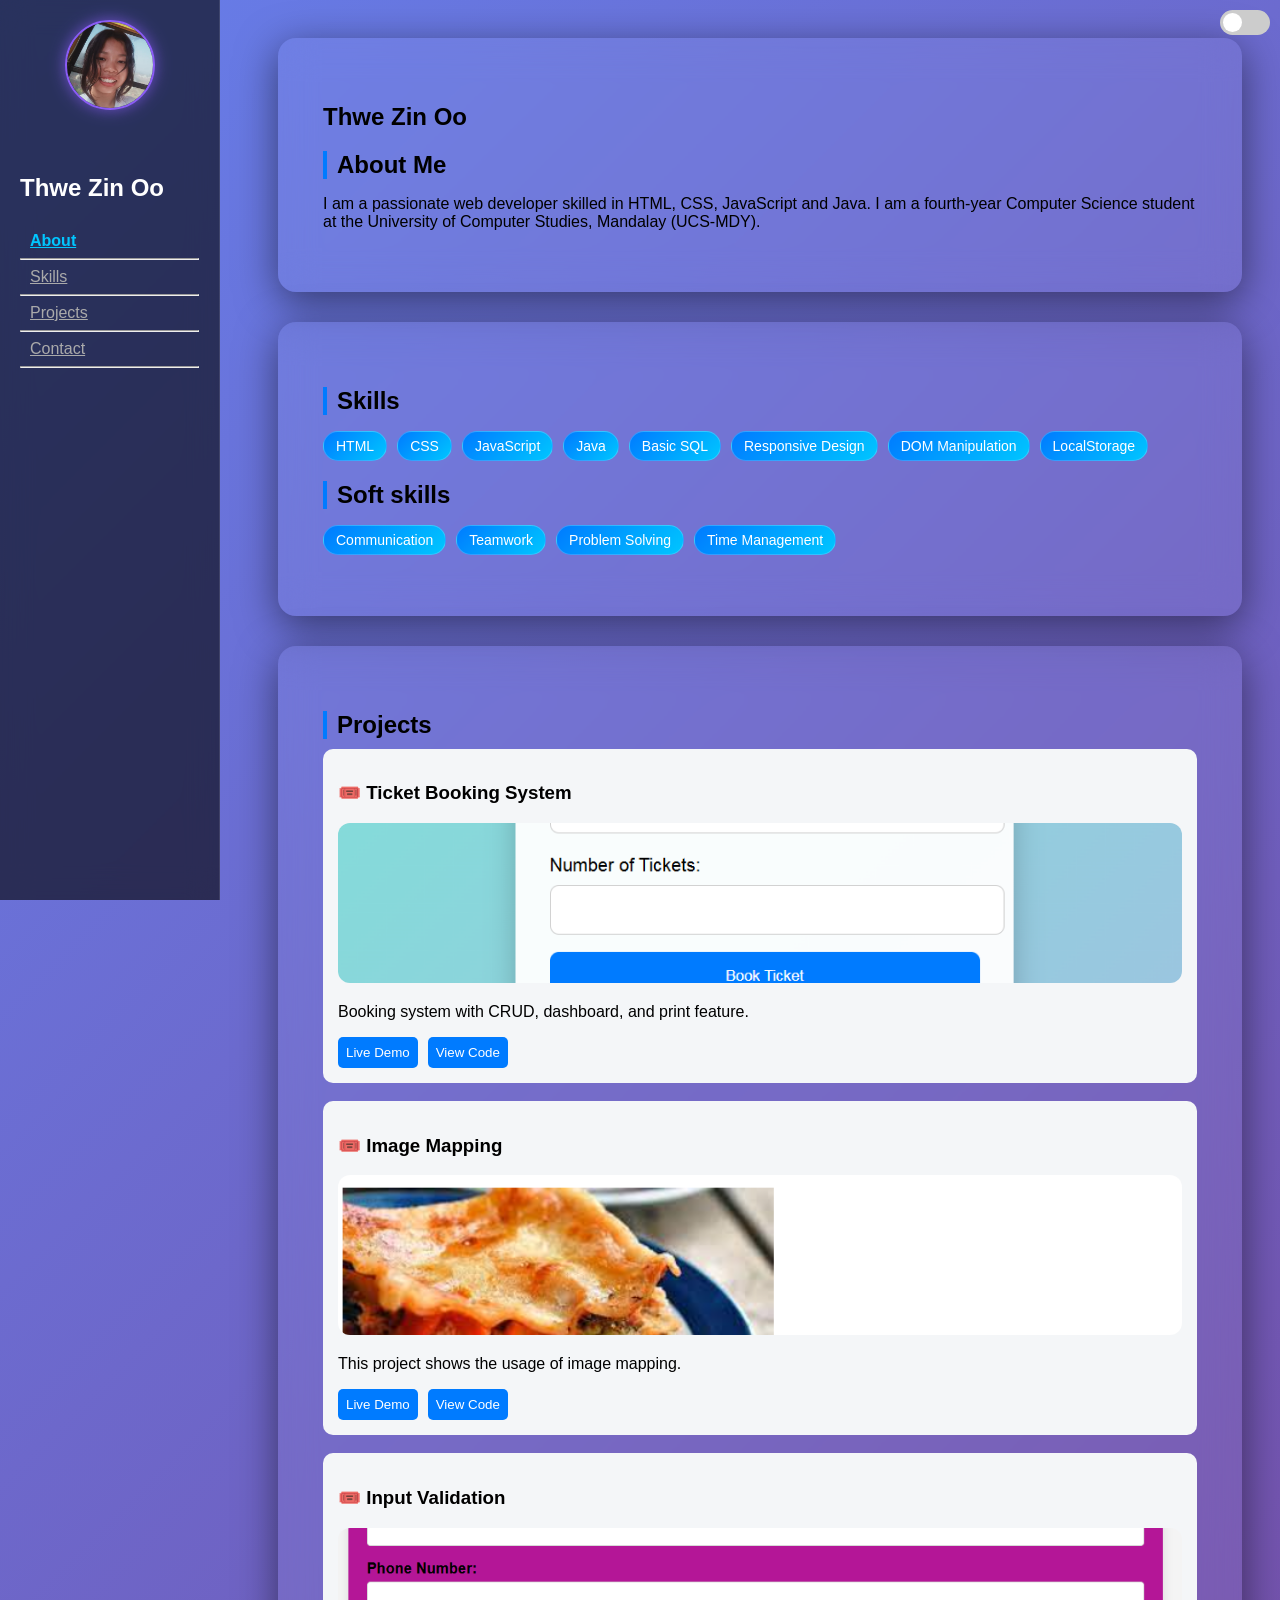
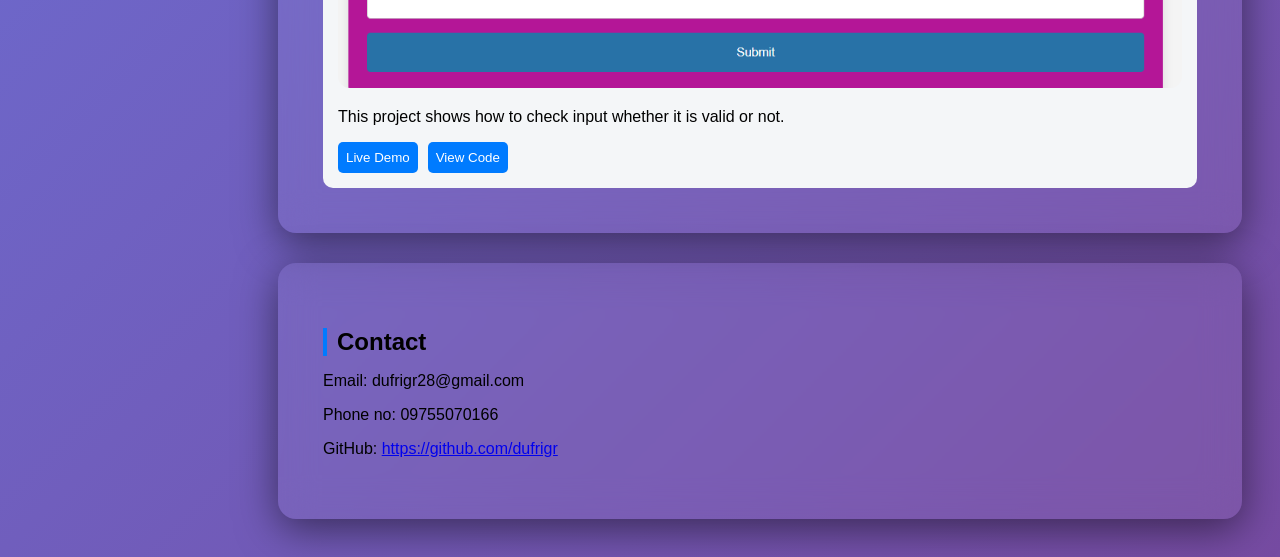
<file: index.html>
<!DOCTYPE html>
<html>
<head>
    <title>My Portfolio</title>
    <link rel="icon" type="image/x-icon" href="image.png">
    <link rel="stylesheet" href="style.css">
</head>
<body>
    <label class="switch">
    <input type="checkbox" id="themeToggle" onclick="toggleDarkMode()">
    <span class="slider"></span>
    </label>
    <button class="menu-toggle" onclick="toggleMenu()">☰</button>
    <div class="layout">
        <!-- Sidebar -->
        <div class="sidebar" id="sidebar">
            <div class="profile-sidebar">
                <img src="photo.jpg" alt="My Photo">
        
            </div>
            <h2>Thwe Zin Oo</h2>
            <a href="#about">About</a>
            <hr>
            <a href="#skills">Skills</a>
            <hr>
            <a href="#projects">Projects</a>
            <hr>
            <a href="#contact">Contact</a>
            <hr>
        </div>

    <!-- Main Content -->
    <div class="main">

        <section id="about">
            <h1>Thwe Zin Oo</h1>
            

            <h2>About Me</h2>
            <p>
                I am a passionate web developer skilled in HTML, CSS, JavaScript and Java.
                I am a fourth-year Computer Science student at the University of Computer Studies,
                 Mandalay (UCS-MDY). 
            </p>
        </section>

        <section id="skills">
            <h2>Skills</h2>
            <ul class="skills">
                <li>HTML</li>
                <li>CSS</li>
                <li>JavaScript</li>
                <li>Java</li>
                <li>Basic SQL</li>
                <li>Responsive Design</li>
                <li>DOM Manipulation</li>
                <li>LocalStorage</li>
            </ul>
            <h2>Soft skills</h2>
            <ul class="skills">
                <li>Communication</li>
                <li>Teamwork</li>
                <li>Problem Solving</li>
                <li>Time Management</li>
            </ul>
        </section>

        <section id="projects">
            <h2>Projects</h2>

            <div class="project-card">
                <h3>🎟️ Ticket Booking System</h3>
                <img src="project1.png" class="project-img">

                <p>Booking system with CRUD, dashboard, and print feature.</p>

                <div class="project-buttons">
                    <a href="https://dufrigr.github.io/ticket-booking-system/" target="_blank">
                        <button>Live Demo</button>
                    </a>

                    <a href="https://github.com/Dufrigr/ticket-booking-system" target="_blank">
                        <button class="secondary">View Code</button>
                    </a>
                </div>
            </div>
            <br>
            <div class="project-card">
                <h3>🎟️ Image Mapping</h3>
                <img src="project2.png" class="project-img">

                <p>This project shows the usage of image mapping.</p>

                <div class="project-buttons">
                    <a href="https://dufrigr.github.io/Image-Mapping/" target="_blank">
                        <button>Live Demo</button>
                    </a>

                    <a href="https://github.com/Dufrigr/Image-Mapping" target="_blank">
                        <button class="secondary">View Code</button>
                    </a>
                </div>
            </div>
            <br>
            <div class="project-card">
                <h3>🎟️ Input Validation</h3>
                <img src="project3.png" class="project-img">

                <p>This project shows how to check input whether it is valid or not.</p>

                <div class="project-buttons">
                    <a href="https://dufrigr.github.io/Input-validation/" target="_blank">
                        <button>Live Demo</button>
                    </a>

                    <a href="https://github.com/Dufrigr/Input-validation" target="_blank">
                        <button class="secondary">View Code</button>
                    </a>
                </div>
            </div>
        </section>

        <section id="contact">
            <h2>Contact</h2>
            <p>Email: dufrigr28@gmail.com</p>
            <p>Phone no: 09755070166</p>
            <p>GitHub: <a href="https://github.com/dufrigr">https://github.com/dufrigr</a></p>
        </section>

    </div>
</div>

<script src="script.js"></script>

</body>
</html>
</file>
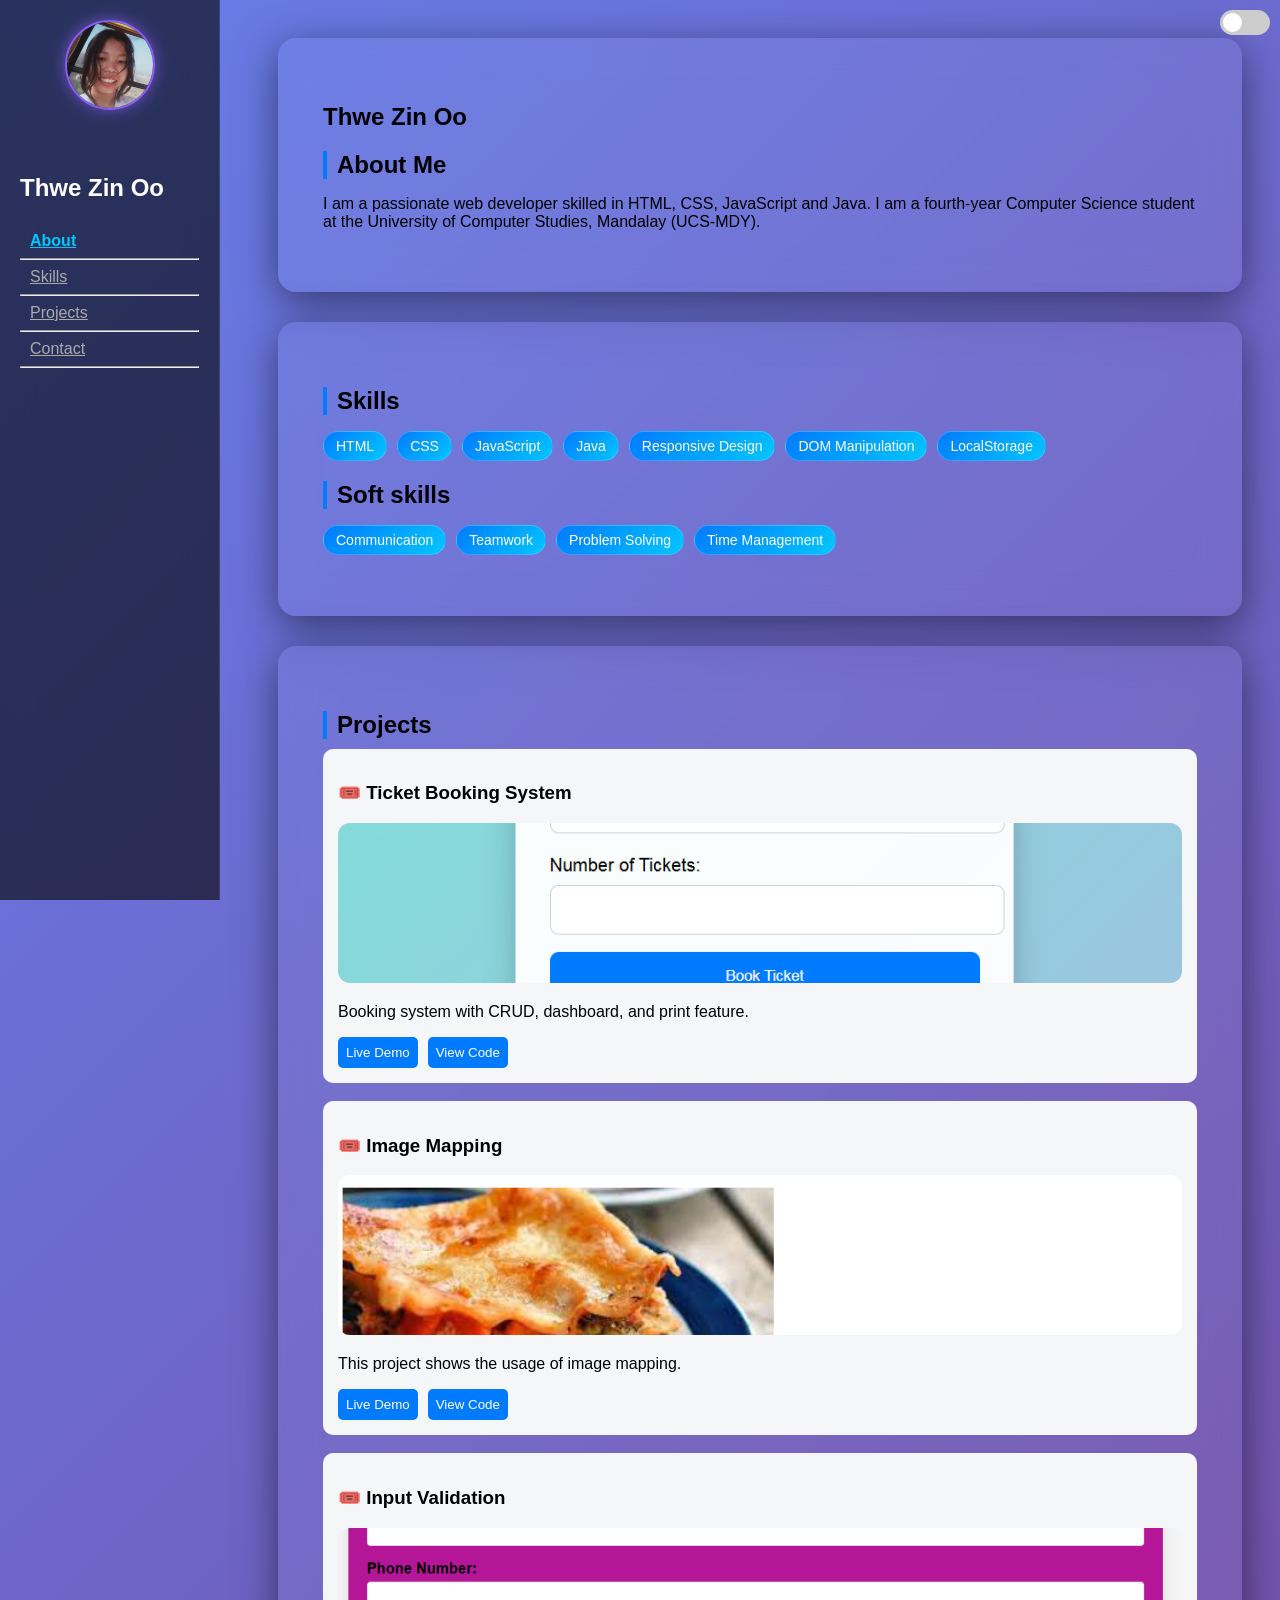
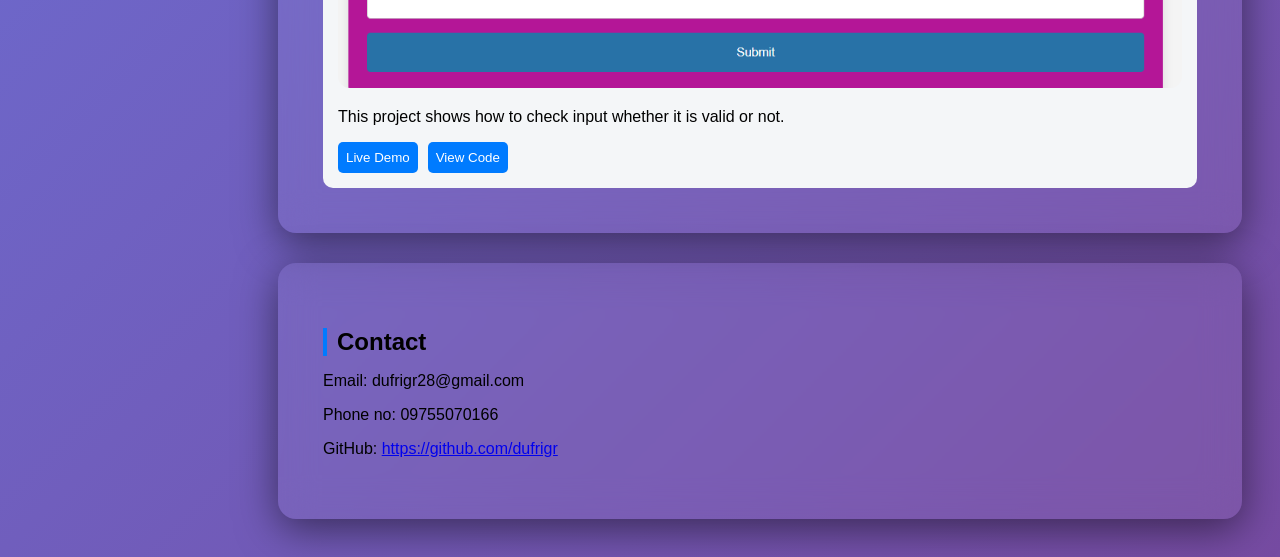
<file: portfolio.html>
<!DOCTYPE html>
<html>
<head>
    <title>My Portfolio</title>
    <link rel="icon" type="image/x-icon" href="image.png">
    <link rel="stylesheet" href="style.css">
</head>
<body>
    <label class="switch">
    <input type="checkbox" id="themeToggle" onclick="toggleDarkMode()">
    <span class="slider"></span>
    </label>
    <button class="menu-toggle" onclick="toggleMenu()">☰</button>
    <div class="layout">
        <!-- Sidebar -->
        <div class="sidebar" id="sidebar">
            <div class="profile-sidebar">
                <img src="photo.jpg" alt="My Photo">
        
            </div>
            <h2>Thwe Zin Oo</h2>
            <a href="#about">About</a>
            <hr>
            <a href="#skills">Skills</a>
            <hr>
            <a href="#projects">Projects</a>
            <hr>
            <a href="#contact">Contact</a>
            <hr>
        </div>

    <!-- Main Content -->
    <div class="main">

        <section id="about">
            <h1>Thwe Zin Oo</h1>
            

            <h2>About Me</h2>
            <p>
                I am a passionate web developer skilled in HTML, CSS, JavaScript and Java.
                I am a fourth-year Computer Science student at the University of Computer Studies,
                 Mandalay (UCS-MDY). 
            </p>
        </section>

        <section id="skills">
            <h2>Skills</h2>
            <ul class="skills">
                <li>HTML</li>
                <li>CSS</li>
                <li>JavaScript</li>
                <li>Java</li>
                <li>Responsive Design</li>
                <li>DOM Manipulation</li>
                <li>LocalStorage</li>
            </ul>
            <h2>Soft skills</h2>
            <ul class="skills">
                <li>Communication</li>
                <li>Teamwork</li>
                <li>Problem Solving</li>
                <li>Time Management</li>
            </ul>
        </section>

        <section id="projects">
            <h2>Projects</h2>

            <div class="project-card">
                <h3>🎟️ Ticket Booking System</h3>
                <img src="project1.png" class="project-img">

                <p>Booking system with CRUD, dashboard, and print feature.</p>

                <div class="project-buttons">
                    <a href="https://dufrigr.github.io/ticket-booking-system/" target="_blank">
                        <button>Live Demo</button>
                    </a>

                    <a href="https://github.com/Dufrigr/ticket-booking-system" target="_blank">
                        <button class="secondary">View Code</button>
                    </a>
                </div>
            </div>
            <br>
            <div class="project-card">
                <h3>🎟️ Image Mapping</h3>
                <img src="project2.png" class="project-img">

                <p>This project shows the usage of image mapping.</p>

                <div class="project-buttons">
                    <a href="https://dufrigr.github.io/Image-Mapping/" target="_blank">
                        <button>Live Demo</button>
                    </a>

                    <a href="https://github.com/Dufrigr/Image-Mapping" target="_blank">
                        <button class="secondary">View Code</button>
                    </a>
                </div>
            </div>
            <br>
            <div class="project-card">
                <h3>🎟️ Input Validation</h3>
                <img src="project3.png" class="project-img">

                <p>This project shows how to check input whether it is valid or not.</p>

                <div class="project-buttons">
                    <a href="https://dufrigr.github.io/Input-validation/" target="_blank">
                        <button>Live Demo</button>
                    </a>

                    <a href="https://github.com/Dufrigr/Input-validation" target="_blank">
                        <button class="secondary">View Code</button>
                    </a>
                </div>
            </div>
        </section>

        <section id="contact">
            <h2>Contact</h2>
            <p>Email: dufrigr28@gmail.com</p>
            <p>Phone no: 09755070166</p>
            <p>GitHub: <a href="https://github.com/dufrigr">https://github.com/dufrigr</a></p>
        </section>

    </div>
</div>

<script src="script.js"></script>

</body>
</html>
</file>
<file: style.css>
/* RESET */
* {
    box-sizing: border-box;
}

/* BODY */
body {
    font-family: 'Segoe UI', sans-serif;
    background: radial-gradient(circle at top right, #7c3aed, #0f172a);
    color: white;
}

/* MENU BUTTON (hidden on desktop) */
.menu-toggle {
    display: none;
}

/* LAYOUT */
.layout {
    display: flex;
}

/* SIDEBAR (desktop) */
.sidebar {
    position: fixed;
    left: 0;
    top: 0;
    width: 220px;
    height: 100vh;
    background: rgba(0,0,0,0.6);
    backdrop-filter: blur(15px);
    border-right: 1px solid rgba(255,255,255,0.1);
    color: white;
    padding: 20px;
}

.sidebar h2 {
    margin-top: 50px;
    margin-bottom: 30px;
}

.sidebar a {
    color: #aaa;
    padding: 10px;
    border-radius: 8px;
    transition: 0.3s;
}

.sidebar a:hover {
    background: linear-gradient(135deg, #6366f1, #8b5cf6);
    color: white;
    box-shadow: 0 0 15px rgba(139,92,246,0.6);
}

.profile-sidebar {
    text-align: center;
    margin-bottom: 20px;
}

.profile-sidebar img {
    width: 90px;
    height: 90px;
    border-radius: 50%;      
    object-fit: cover;

    border: 2px solid #8b5cf6;
    box-shadow: 0 0 15px rgba(139,92,246,0.7);

    margin-bottom: 10px;
    transition: 0.3s;
}

.profile-sidebar img:hover {
    transform: scale(1.08);
}

/* MAIN CONTENT */
.main {
    margin-left: 240px;
    padding: 30px;
    width: 90%;
    display: flex;
    flex-direction: column;
    gap: 30px;
}

/* SECTIONS */
section {
    position: relative;
    padding: 45px;
    border-radius: 18px;
    background: rgba(255,255,255,0.05);
    backdrop-filter: blur(18px);
    min-height: 220px; 
    box-shadow: 0 10px 40px rgba(0,0,0,0.5);
    overflow: hidden;
    transition: 0.4s;
}

section:hover { 
    transform: translateY(-10px) scale(1.01); /* lift + slight zoom */ 
    box-shadow: 0 20px 60px rgba(0,0,0,0.7),
     0 0 25px rgba(139,92,246,0.6); /* glow */ 
}


section h2 {
    margin-bottom: 10px;
    border-left: 4px solid #007bff;
    padding-left: 10px;
}


/* SKILLS */
.skills {
    list-style: none;
    padding: 0;
    display: flex;
    flex-wrap: wrap;
    gap: 10px;
}

.skills li {
    background: linear-gradient(135deg, #007bff, #00c6ff);
    color: white;
    padding: 6px 12px;
    border: 1px solid rgba(255,255,255,0.2);
    border-radius: 20px;
    font-size: 14px;
    transition: 0.3s;
}

.skills li:hover {
    transform: scale(1.1);
}

/* PROJECT CARD */
.project-card {
    width: 100%;
    background: #f4f6f8;
    padding: 15px;
    border-radius: 10px;
    transition: 0.3s;
}

.project-card:hover {
    transform: translateY(-5px);
    box-shadow: 0 10px 20px rgba(0,0,0,0.2);
}

.project-img {
    width: 100%;
    height: 160px;
    object-fit: cover;
    border-radius: 12px;
}

/* BUTTONS */
.project-buttons {
    display: flex;
    gap: 10px;
    margin-top: 10px;
}

.project-buttons button {
    flex: 1;
    padding: 8px;
    border: none;
    border-radius: 5px;
    cursor: pointer;
    background: #007bff;
    color: white;
}

.project-buttons button:hover {
    transform: scale(1.05);
    box-shadow: 0 0 20px #8b5cf6;
}

.secondary {
    background: #333;
}

.secondary:hover {
    background: #111;
}


@media screen and (max-width: 768px) {

    /* SHOW MENU BUTTON */
    .menu-toggle {
        display: block;
        position: fixed;
        top: 10px;
        left: 10px;
        font-size: 24px;
        background: #333;
        color: white;
        border: none;
        padding: 8px 12px;
        border-radius: 5px;
        z-index: 1000;
    }

    /* SIDEBAR (hidden by default) */
    .sidebar {
        transform: translateX(-100%);
        transition: transform 0.3s ease;
        z-index: 999;
    }

    /* ACTIVE = SHOW */
    .sidebar.active {
        transform: translateX(0);
    }

    /* MAIN FULL WIDTH */
    .main {
        margin-left: 0;
        padding: 20px;
    }

    /* BUTTONS STACK */
    .project-buttons {
        flex-direction: column;
    }

    .project-buttons button {
        width: 100%;
    }
}

/* EXTRA SMALL DEVICES */
@media screen and (max-width: 480px) {

    body {
        padding: 10px;
    }

    h1 {
        font-size: 22px;
    }

    .skills {
        justify-content: center;
    }

    .skills li {
        font-size: 12px;
        padding: 5px 8px;
    }
}
/* Default (Light Mode) */
body {
    background: linear-gradient(135deg, #667eea, #764ba2);
    color: #000;
    transition: 0.3s;
}

/* Dark Mode */
body.dark {
    background: #121212;
    color: #fff;
}

/* Sections in dark mode */
body.dark section {
    background: #1e1e1e;
    color: #fff;
}

/* Sidebar dark mode */
body.dark .sidebar {
    background: #000;
}

/* Button */
.dark-toggle {
    position: fixed;
    top: 10px;
    left: 160px;
    padding: 8px 12px;
    border: none;
    border-radius: 5px;
    cursor: pointer;
    z-index: 1000;
}

/* Switch container */
.switch {
    position: fixed;
    top: 10px;
    right: 10px;
    width: 50px;
    height: 25px;
    z-index: 9999;
}

/* Hide checkbox */
.switch input {
    opacity: 0;
    width: 0;
    height: 0;
}

/* Slider background */
.slider {
    position: absolute;
    cursor: pointer;
    top: 0;
    left: 0;
    right: 0;
    bottom: 0;
    background: #ccc;
    transition: 0.4s;
    border-radius: 25px;
}

/* Circle */
.slider:before {
    position: absolute;
    content: "";
    height: 19px;
    width: 19px;
    left: 3px;
    bottom: 3px;
    background: white;
    transition: 0.4s;
    border-radius: 50%;
}

/* Checked state (dark mode ON) */
input:checked + .slider {
    background: #4cd137;
}

/* Move circle */
input:checked + .slider:before {
    transform: translateX(25px);
}

section {
    opacity: 0;
    transform: translateY(30px);
    transition: 0.6s ease;
}

/* when visible */
section.show {
    opacity: 1;
    transform: translateY(0);
}

.sidebar a.active {
    color: #00c6ff;
    font-weight: bold;
}

.dark .project-card {
    color: #160909;
}
</file>
